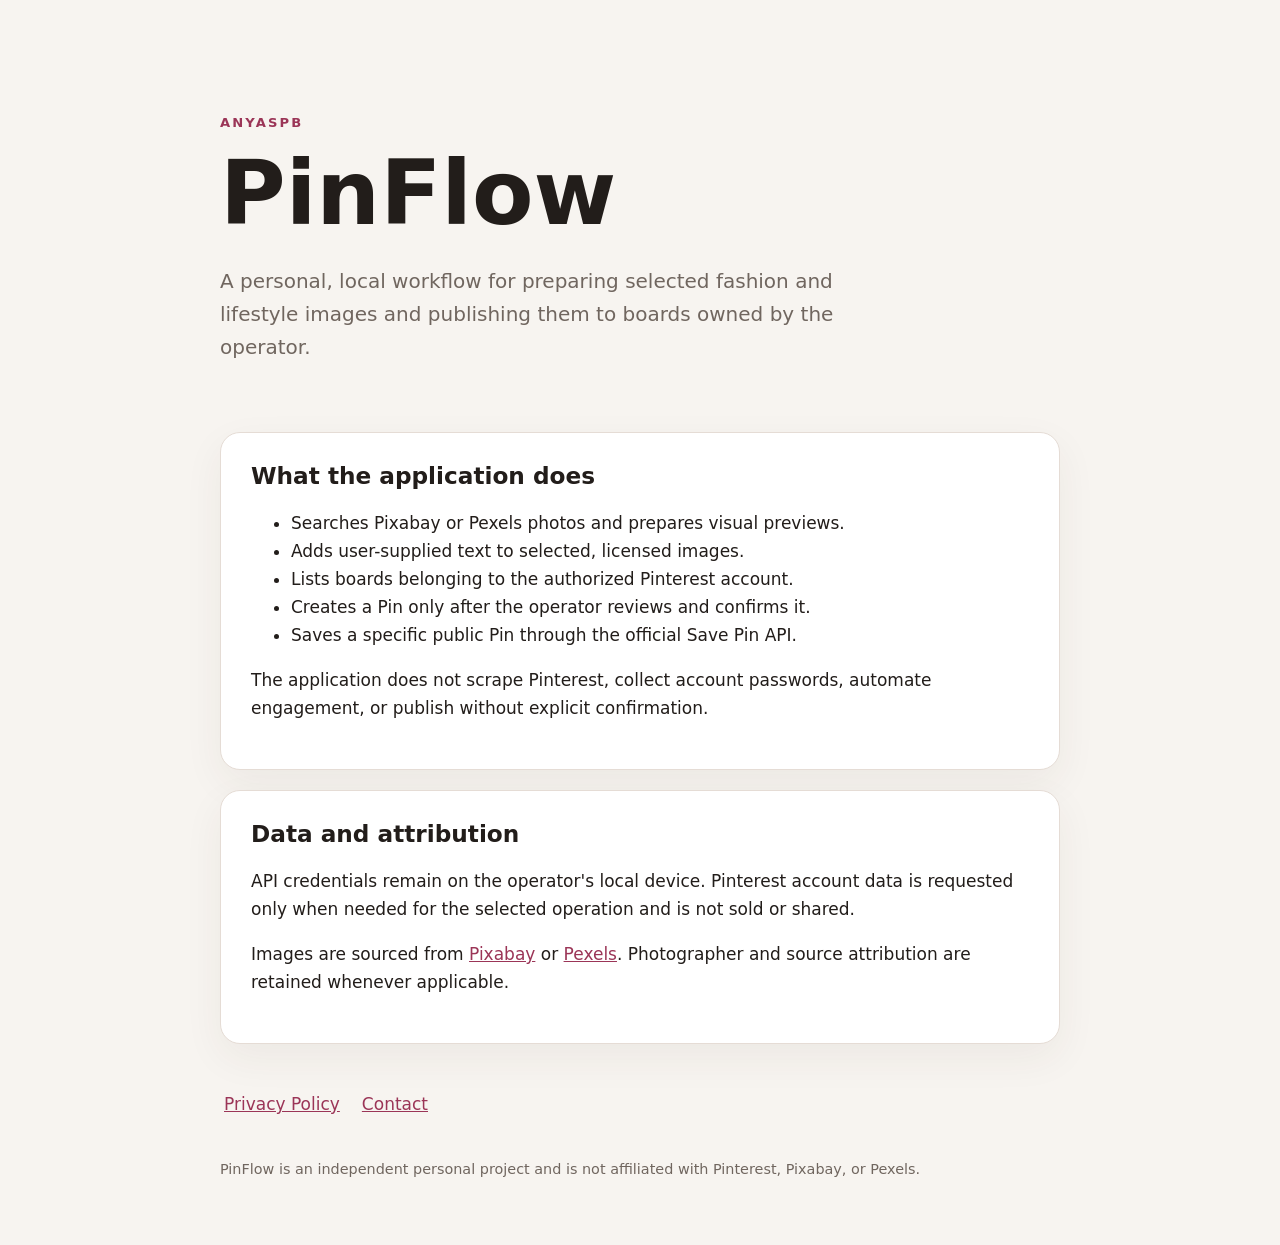
<file: index.html>
<!doctype html>
<html lang="en">
  <head>
    <meta charset="utf-8">
    <meta name="viewport" content="width=device-width, initial-scale=1">
    <meta name="description" content="AnyaSPB PinFlow is a personal tool for preparing and publishing selected fashion and lifestyle Pins.">
    <title>AnyaSPB PinFlow</title>
    <link rel="stylesheet" href="styles.css">
  </head>
  <body>
    <main class="page">
      <header class="hero">
        <p class="eyebrow">AnyaSPB</p>
        <h1>PinFlow</h1>
        <p class="lead">
          A personal, local workflow for preparing selected fashion and lifestyle
          images and publishing them to boards owned by the operator.
        </p>
      </header>

      <section class="card">
        <h2>What the application does</h2>
        <ul>
          <li>Searches Pixabay or Pexels photos and prepares visual previews.</li>
          <li>Adds user-supplied text to selected, licensed images.</li>
          <li>Lists boards belonging to the authorized Pinterest account.</li>
          <li>Creates a Pin only after the operator reviews and confirms it.</li>
          <li>Saves a specific public Pin through the official Save Pin API.</li>
        </ul>
        <p>
          The application does not scrape Pinterest, collect account passwords,
          automate engagement, or publish without explicit confirmation.
        </p>
      </section>

      <section class="card">
        <h2>Data and attribution</h2>
        <p>
          API credentials remain on the operator's local device. Pinterest account
          data is requested only when needed for the selected operation and is not
          sold or shared.
        </p>
        <p>
          Images are sourced from
          <a href="https://pixabay.com/">Pixabay</a> or
          <a href="https://www.pexels.com/">Pexels</a>.
          Photographer and source attribution are retained whenever applicable.
        </p>
      </section>

      <nav class="links" aria-label="Legal and contact links">
        <a href="privacy.html">Privacy Policy</a>
        <a href="mailto:xiupskotf@gmail.com">Contact</a>
      </nav>

      <footer>
        <p>PinFlow is an independent personal project and is not affiliated with Pinterest, Pixabay, or Pexels.</p>
      </footer>
    </main>
  </body>
</html>
</file>
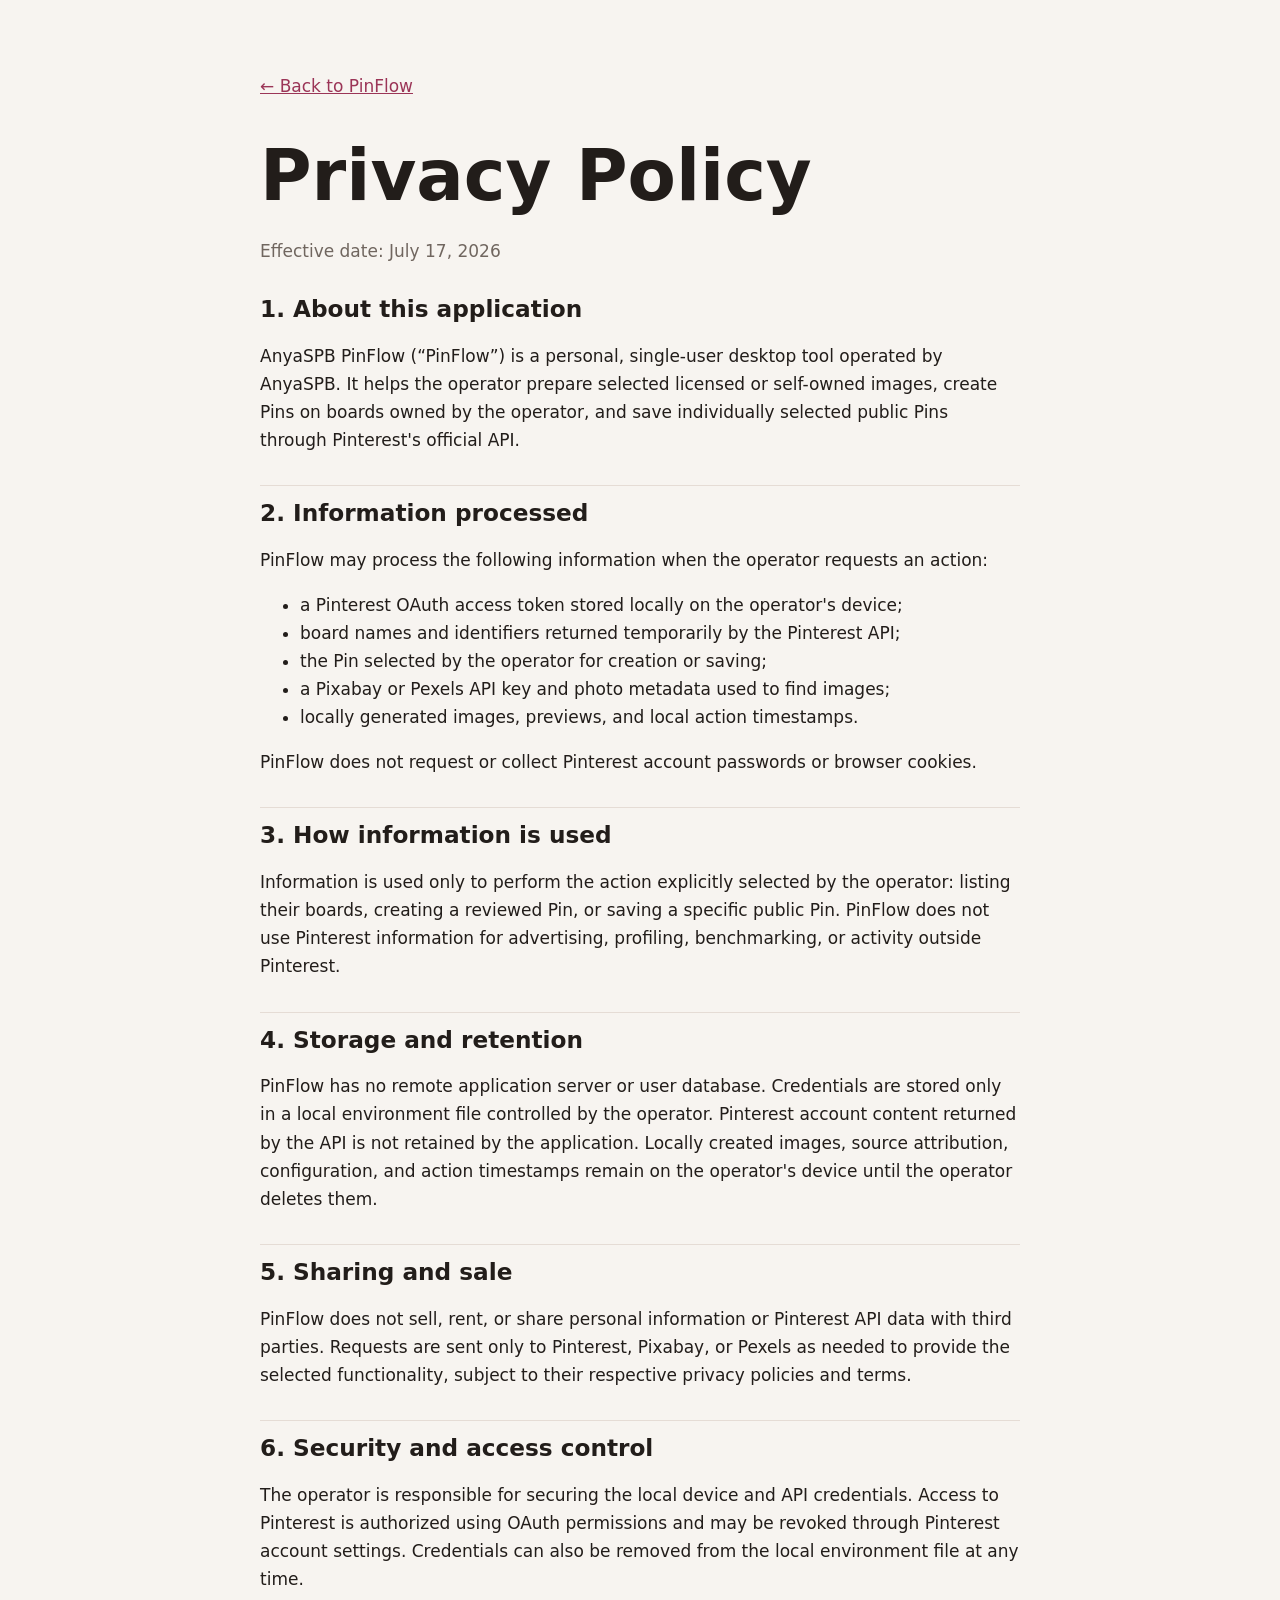
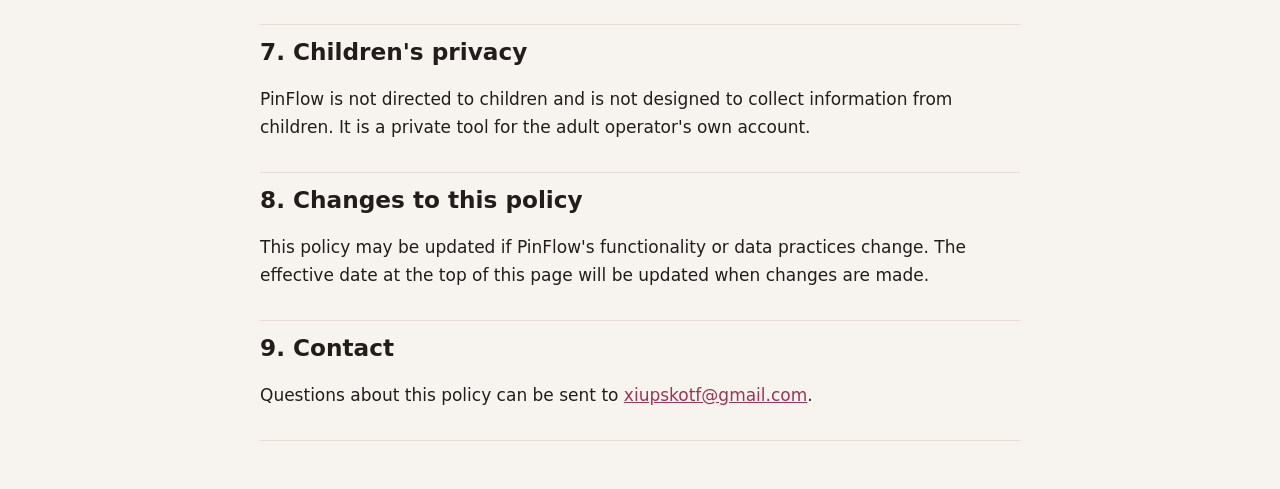
<file: privacy.html>
<!doctype html>
<html lang="en">
  <head>
    <meta charset="utf-8">
    <meta name="viewport" content="width=device-width, initial-scale=1">
    <meta name="description" content="Privacy Policy for AnyaSPB PinFlow.">
    <title>Privacy Policy — AnyaSPB PinFlow</title>
    <link rel="stylesheet" href="styles.css">
  </head>
  <body>
    <main class="page legal">
      <a class="back" href="index.html">← Back to PinFlow</a>
      <h1>Privacy Policy</h1>
      <p class="muted">Effective date: July 17, 2026</p>

      <section>
        <h2>1. About this application</h2>
        <p>
          AnyaSPB PinFlow (“PinFlow”) is a personal, single-user desktop tool operated
          by AnyaSPB. It helps the operator prepare selected licensed or self-owned
          images, create Pins on boards owned by the operator, and save individually
          selected public Pins through Pinterest's official API.
        </p>
      </section>

      <section>
        <h2>2. Information processed</h2>
        <p>PinFlow may process the following information when the operator requests an action:</p>
        <ul>
          <li>a Pinterest OAuth access token stored locally on the operator's device;</li>
          <li>board names and identifiers returned temporarily by the Pinterest API;</li>
          <li>the Pin selected by the operator for creation or saving;</li>
          <li>a Pixabay or Pexels API key and photo metadata used to find images;</li>
          <li>locally generated images, previews, and local action timestamps.</li>
        </ul>
        <p>PinFlow does not request or collect Pinterest account passwords or browser cookies.</p>
      </section>

      <section>
        <h2>3. How information is used</h2>
        <p>
          Information is used only to perform the action explicitly selected by the
          operator: listing their boards, creating a reviewed Pin, or saving a specific
          public Pin. PinFlow does not use Pinterest information for advertising,
          profiling, benchmarking, or activity outside Pinterest.
        </p>
      </section>

      <section>
        <h2>4. Storage and retention</h2>
        <p>
          PinFlow has no remote application server or user database. Credentials are
          stored only in a local environment file controlled by the operator. Pinterest
          account content returned by the API is not retained by the application.
          Locally created images, source attribution, configuration, and action
          timestamps remain on the operator's device until the operator deletes them.
        </p>
      </section>

      <section>
        <h2>5. Sharing and sale</h2>
        <p>
          PinFlow does not sell, rent, or share personal information or Pinterest API
          data with third parties. Requests are sent only to Pinterest, Pixabay, or Pexels as
          needed to provide the selected functionality, subject to their respective
          privacy policies and terms.
        </p>
      </section>

      <section>
        <h2>6. Security and access control</h2>
        <p>
          The operator is responsible for securing the local device and API credentials.
          Access to Pinterest is authorized using OAuth permissions and may be revoked
          through Pinterest account settings. Credentials can also be removed from the
          local environment file at any time.
        </p>
      </section>

      <section>
        <h2>7. Children's privacy</h2>
        <p>
          PinFlow is not directed to children and is not designed to collect information
          from children. It is a private tool for the adult operator's own account.
        </p>
      </section>

      <section>
        <h2>8. Changes to this policy</h2>
        <p>
          This policy may be updated if PinFlow's functionality or data practices change.
          The effective date at the top of this page will be updated when changes are made.
        </p>
      </section>

      <section>
        <h2>9. Contact</h2>
        <p>
          Questions about this policy can be sent to
          <a href="mailto:xiupskotf@gmail.com">xiupskotf@gmail.com</a>.
        </p>
      </section>
    </main>
  </body>
</html>
</file>
<file: styles.css>
:root {
  color-scheme: light;
  --background: #f7f4f0;
  --surface: #ffffff;
  --text: #221d1a;
  --muted: #70665f;
  --accent: #9b3557;
  --border: #e5dcd5;
}

* { box-sizing: border-box; }

body {
  margin: 0;
  background: var(--background);
  color: var(--text);
  font: 17px/1.65 system-ui, -apple-system, BlinkMacSystemFont, "Segoe UI", sans-serif;
}

a { color: var(--accent); }

.page {
  width: min(840px, calc(100% - 36px));
  margin: 0 auto;
  padding: 72px 0 48px;
}

.hero { padding: 40px 0 28px; }
.eyebrow {
  margin: 0;
  color: var(--accent);
  font-size: 0.82rem;
  font-weight: 800;
  letter-spacing: 0.16em;
  text-transform: uppercase;
}

h1, h2 { line-height: 1.15; }
h1 { margin: 8px 0 20px; font-size: clamp(2.8rem, 9vw, 5.6rem); }
h2 { margin-top: 0; font-size: 1.45rem; }
.lead { max-width: 690px; color: var(--muted); font-size: 1.25rem; }

.card {
  margin: 20px 0;
  padding: 30px;
  border: 1px solid var(--border);
  border-radius: 20px;
  background: var(--surface);
  box-shadow: 0 14px 40px rgb(67 48 39 / 6%);
}

.links { display: flex; flex-wrap: wrap; gap: 22px; padding: 26px 4px; }
footer { color: var(--muted); font-size: 0.9rem; }
.legal { max-width: 760px; }
.legal h1 { font-size: clamp(2.4rem, 8vw, 4.4rem); }
.legal section { padding: 14px 0; border-bottom: 1px solid var(--border); }
.muted { color: var(--muted); }
.back { display: inline-block; margin-bottom: 28px; }

@media (max-width: 560px) {
  .page { padding-top: 34px; }
  .card { padding: 22px; }
}
</file>
